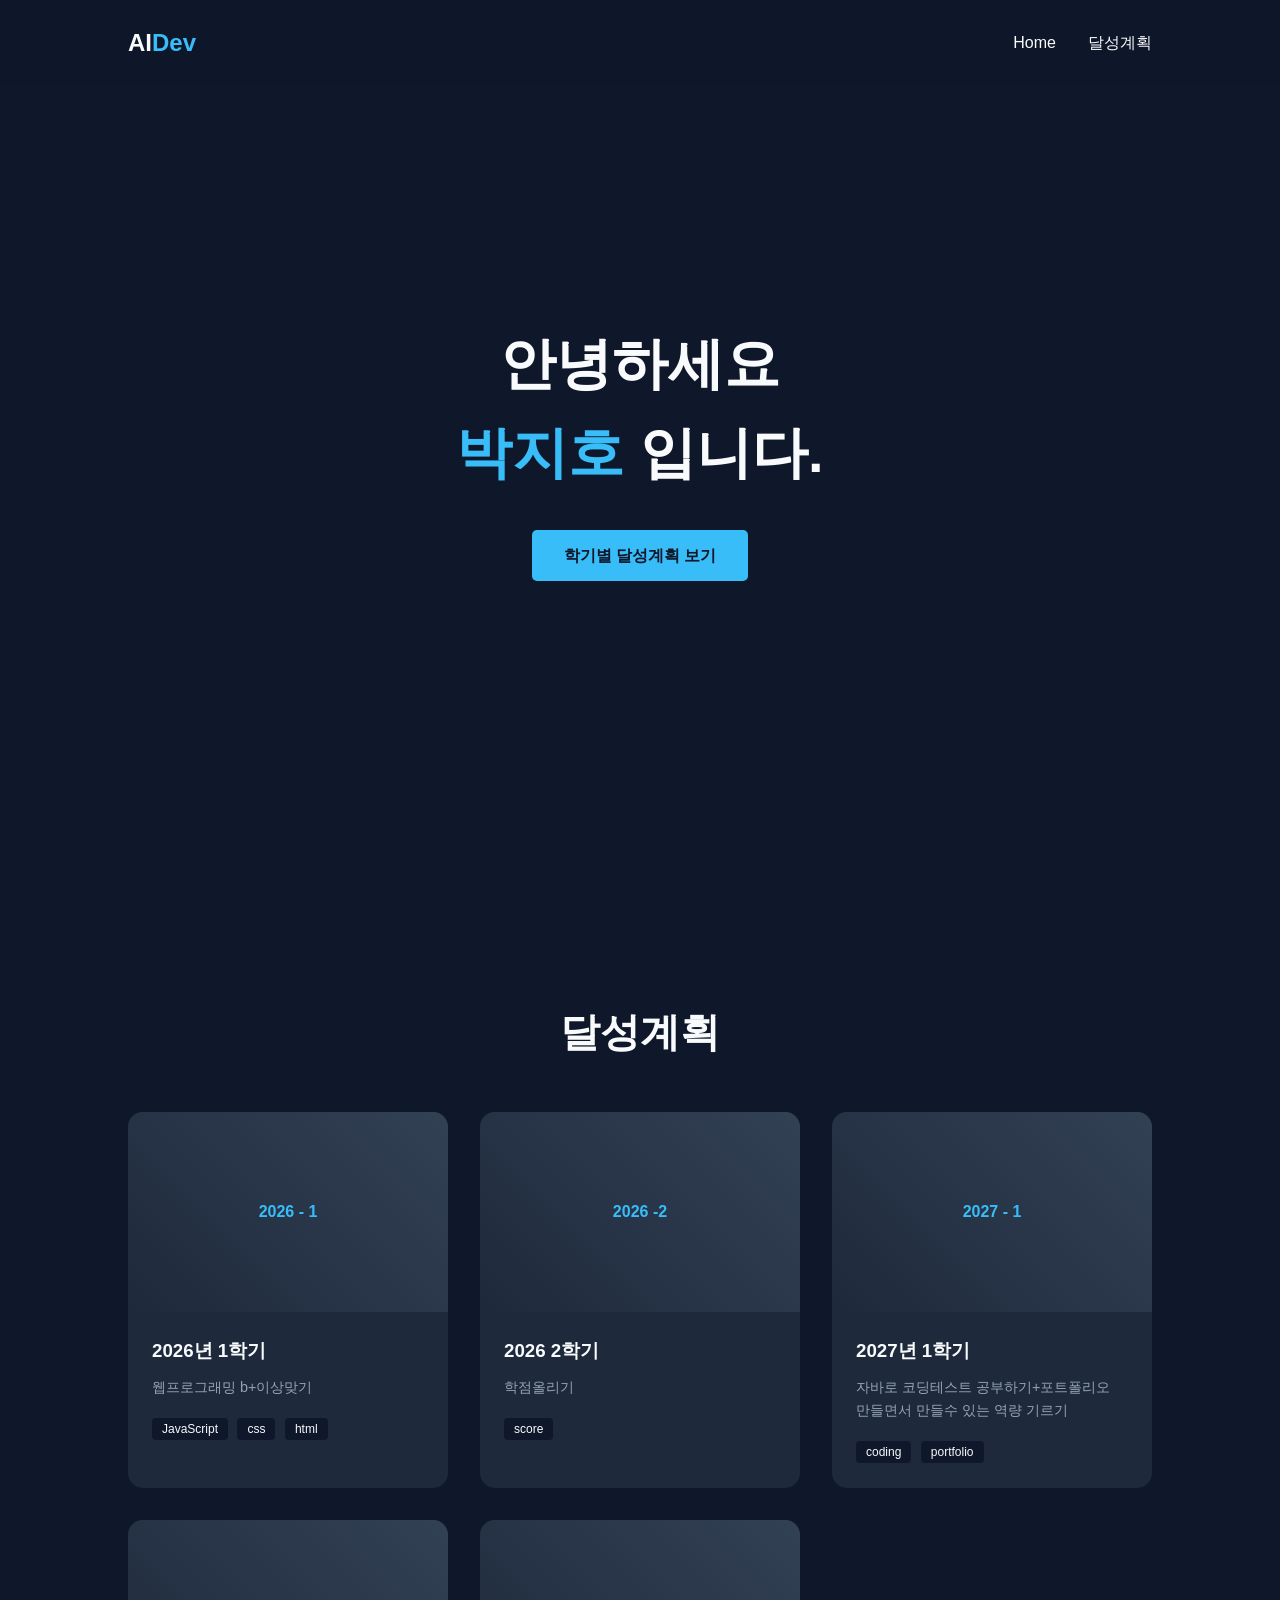
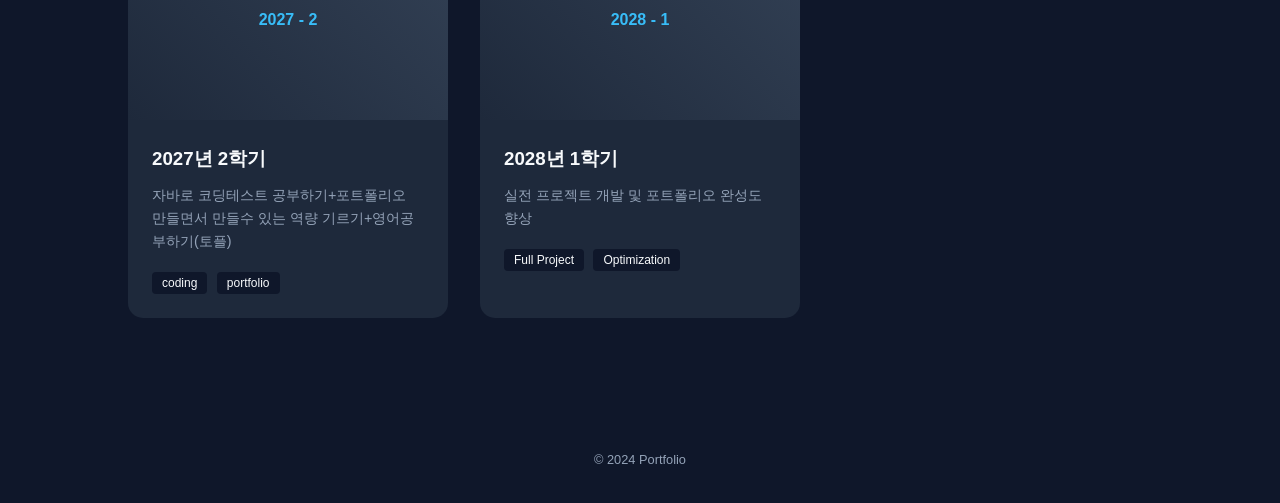
<file: index.html>
<!DOCTYPE html>
<html lang="ko">
<head>
    <meta charset="UTF-8">
    <meta name="viewport" content="width=device-width, initial-scale=1.0">
    <title>AI Web Developer | Portfolio</title>

    <link rel="stylesheet" href="webp12.css">
</head>

<body>

    <!-- Navigation -->
    <nav id="navbar">
        <div class="logo">AI<span>Dev</span></div>
        <ul class="nav-links">
            <li><a href="#home">Home</a></li>
            <li><a href="#projects">달성계획</a></li>
        </ul>
    </nav>

    <!-- HOME -->
    <section id="home" class="hero">
        <div class="hero-content">
            <h1 class="fade-in">
                안녕하세요 <br>
                <span>박지호</span> 입니다.
            </h1>
            </p>
            <a href="#projects" class="btn fade-in delay-2">
                학기별 달성계획 보기
            </a>
        </div>
    </section>

    <!-- 달성계획 -->
    <section id="projects" class="section">
        <h2 class="section-title">달성계획</h2>

        <div class="project-grid">

            <div class="card">
                <div class="card-img">2026 - 1</div>
                <div class="card-content">
                    <h3>2026년 1학기</h3>
                    <p>웹프로그래밍 b+이상맞기
                    </p>
                    <div class="tags">
                        <span>JavaScript</span>
                        <span>css</span>
                        <span>html</span>
                    </div>
                </div>
            </div>

            <div class="card">
                <div class="card-img">2026 -2</div>
                <div class="card-content">
                    <h3>2026 2학기 </h3>
                     <p>학점올리기
                    </p>
                    <div class="tags">
                        <span>score</span>
                    </div>
                </div>
            </div>
            <div class="card">
    <div class="card-img">2027 - 1</div>
    <div class="card-content">
        <h3>2027년 1학기</h3>
        <p>자바로 코딩테스트 공부하기+포트폴리오 만들면서 만들수 있는 역량 기르기</p>
        <div class="tags">
            <span>coding</span>
            <span>portfolio</span>
        </div>
    </div>
</div>

<div class="card">
    <div class="card-img">2027 - 2</div>
    <div class="card-content">
        <h3>2027년 2학기</h3>
        <p>자바로 코딩테스트 공부하기+포트폴리오 만들면서 만들수 있는 역량 기르기+영어공부하기(토플)</p>
        <div class="tags">
            <span>coding</span>
            <span>portfolio</span>
        </div>
    </div>
</div>

<div class="card">
    <div class="card-img">2028 - 1</div>
    <div class="card-content">
        <h3>2028년 1학기</h3>
        <p>실전 프로젝트 개발 및 포트폴리오 완성도 향상</p>
        <div class="tags">
            <span>Full Project</span>
            <span>Optimization</span>
        </div>
    </div>
</div>
        </div>
    </section>

    <footer>
        <p>&copy; 2024 Portfolio</p>
    </footer>

    <script src="webp12312.js"></script>

</body>
</html>
</file>
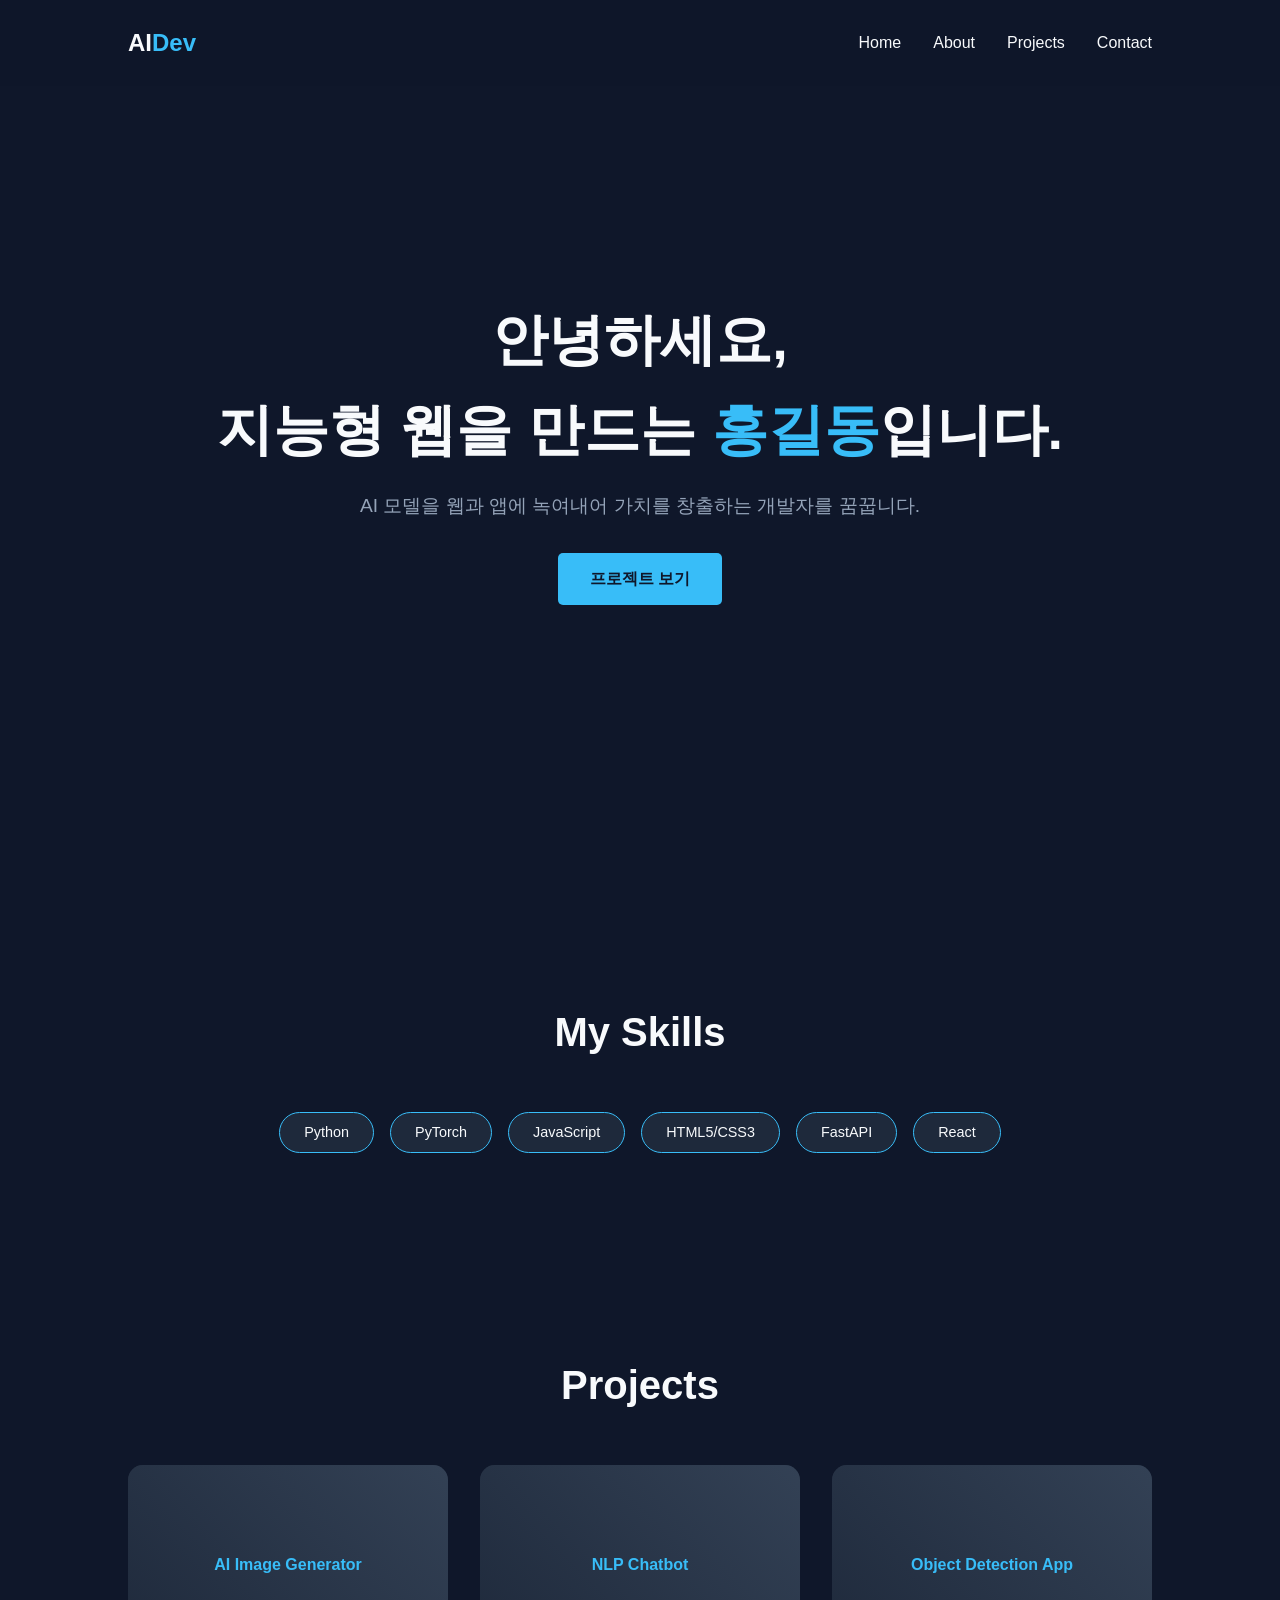
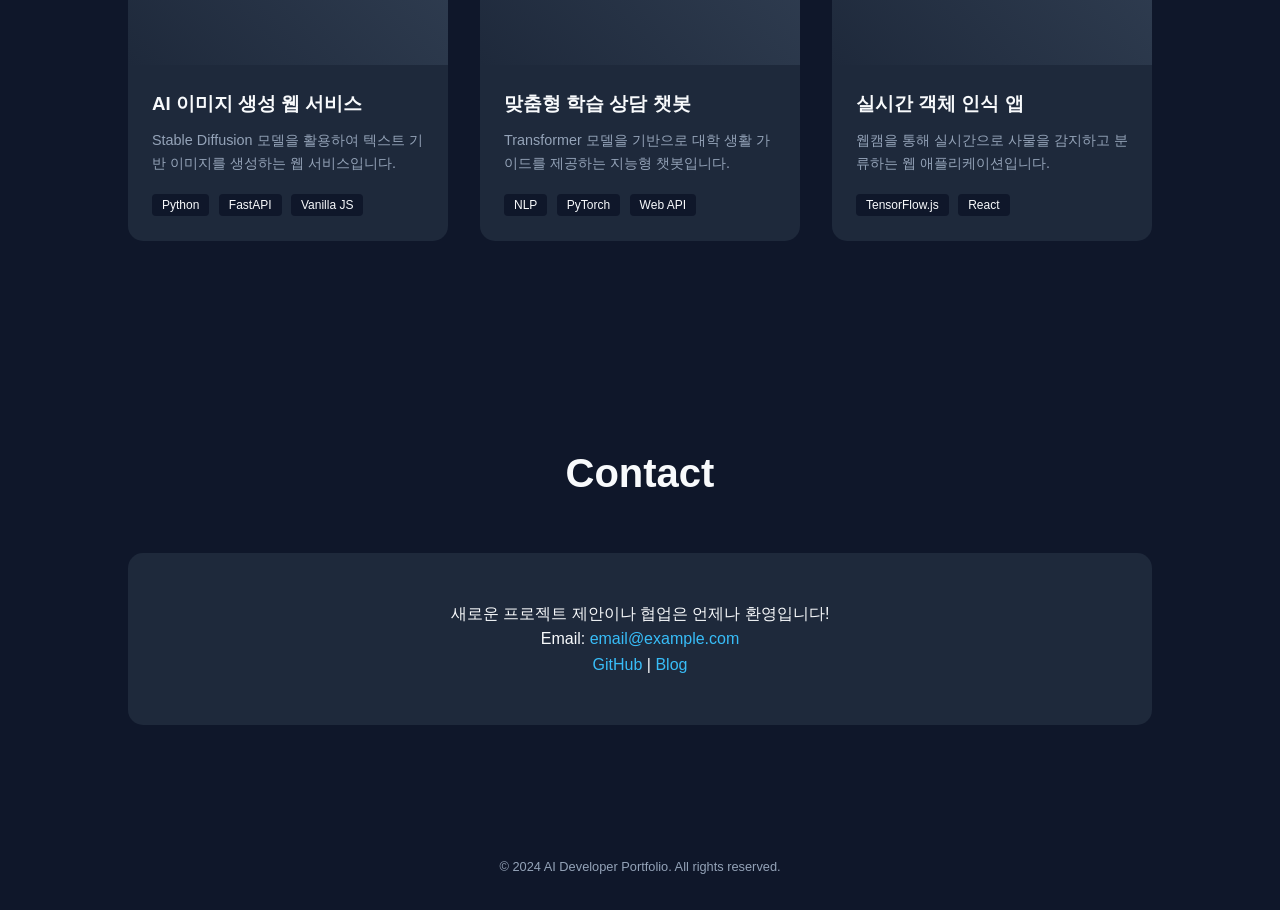
<file: programing.html>
<!DOCTYPE html>
<html lang="ko">
<head>
    <meta charset="UTF-8">
    <meta name="viewport" content="width=device-width, initial-scale=1.0">
    <title>AI Web Developer | Portfolio</title>
        <link rel="stylesheet" href="webp12.css">
</head>
<body>
    <!-- Navigation -->
    <nav id="navbar">
        <div class="logo">AI<span>Dev</span></div>
        <ul class="nav-links">
            <li><a href="#home">Home</a></li>
            <li><a href="#about">About</a></li>
            <li><a href="#projects">Projects</a></li>
            <li><a href="#contact">Contact</a></li>
        </ul>
    </nav>
    <!-- Hero Section -->
    <section id="home" class="hero">
        <div class="hero-content">
            <h1 class="fade-in">안녕하세요, <br>지능형 웹을 만드는 <span>홍길동</span>입니다.</h1>
            <p class="fade-in delay-1">AI 모델을 웹과 앱에 녹여내어 가치를 창출하는 개발자를 꿈꿉니다.</p>
            <a href="#projects" class="btn fade-in delay-2">프로젝트 보기</a>
        </div>
    </section>
    <!-- About/Skills Section -->
    <section id="about" class="section">
        <h2 class="section-title">My Skills</h2>
        <div class="skills-container">
            <div class="skill-tag">Python</div>
            <div class="skill-tag">PyTorch</div>
            <div class="skill-tag">JavaScript</div>
            <div class="skill-tag">HTML5/CSS3</div>
            <div class="skill-tag">FastAPI</div>
            <div class="skill-tag">React</div>
        </div>
    </section>
    <!-- Projects Section -->
    <section id="projects" class="section">
        <h2 class="section-title">Projects</h2>
        <div class="project-grid">
            <!-- Project Card 1 -->
            <div class="card">
                <div class="card-img">AI Image Generator</div>
                <div class="card-content">
                    <h3>AI 이미지 생성 웹 서비스</h3>
                    <p>Stable Diffusion 모델을 활용하여 텍스트 기반 이미지를 생성하는 웹 서비스입니다.</p>
                    <div class="tags"><span>Python</span> <span>FastAPI</span> <span>Vanilla JS</span></div>
                </div>
            </div>
            <!-- Project Card 2 -->
            <div class="card">
                <div class="card-img">NLP Chatbot</div>
                <div class="card-content">
                    <h3>맞춤형 학습 상담 챗봇</h3>
                    <p>Transformer 모델을 기반으로 대학 생활 가이드를 제공하는 지능형 챗봇입니다.</p>
                    <div class="tags"><span>NLP</span> <span>PyTorch</span> <span>Web API</span></div>
                </div>
            </div>
            <!-- Project Card 3 -->
            <div class="card">
                <div class="card-img">Object Detection App</div>
                <div class="card-content">
                    <h3>실시간 객체 인식 앱</h3>
                    <p>웹캠을 통해 실시간으로 사물을 감지하고 분류하는 웹 애플리케이션입니다.</p>
                    <div class="tags"><span>TensorFlow.js</span> <span>React</span></div>
                </div>
            </div>
        </div>
    </section>
    <!-- Contact Section -->
    <section id="contact" class="section">
        <h2 class="section-title">Contact</h2>
        <div class="contact-box">
            <p>새로운 프로젝트 제안이나 협업은 언제나 환영입니다!</p>
            <p>Email: <a href="mailto:email@example.com">email@example.com</a></p>
            <div class="social-links">
                <a href="#">GitHub</a> | <a href="#">Blog</a>
            </div>
        </div>
    </section>
    <footer>
        <p>&copy; 2024 AI Developer Portfolio. All rights reserved.</p>
    </footer>
        <script src="webp12312.js"></script>
</body>
</html>
</file>
<file: webp12.css>
:root {
    --bg-color: #0f172a;
    --card-bg: #1e293b;
    --text-color: #f8fafc;
    --accent-color: #38bdf8;
    --secondary-color: #94a3b8;
}

* {
    margin: 0;
    padding: 0;
    box-sizing: border-box;
}

body {
    font-family: 'Pretendard', -apple-system, sans-serif;
    background-color: var(--bg-color);
    color: var(--text-color);
    line-height: 1.6;
    scroll-behavior: smooth;
}

/* Navigation */
#navbar {
    position: fixed;
    top: 0;
    width: 100%;
    display: flex;
    justify-content: space-between;
    align-items: center;
    padding: 1.5rem 10%;
    background: rgba(15, 23, 42, 0.9);
    backdrop-filter: blur(10px);
    z-index: 1000;
}

.logo {
    font-size: 1.5rem;
    font-weight: bold;
}

.logo span { color: var(--accent-color); }

.nav-links {
    display: flex;
    list-style: none;
}

.nav-links li { margin-left: 2rem; }

.nav-links a {
    text-decoration: none;
    color: var(--text-color);
    font-weight: 500;
    transition: 0.3s;
}

.nav-links a:hover { color: var(--accent-color); }

/* Hero Section */
.hero {
    height: 100vh;
    display: flex;
    align-items: center;
    justify-content: center;
    text-align: center;
    padding: 0 10%;
}

.hero h1 {
    font-size: 3.5rem;
    margin-bottom: 1rem;
}

.hero h1 span { color: var(--accent-color); }

.hero p {
    font-size: 1.2rem;
    color: var(--secondary-color);
    margin-bottom: 2rem;
}

.btn {
    display: inline-block;
    padding: 0.8rem 2rem;
    background: var(--accent-color);
    color: var(--bg-color);
    text-decoration: none;
    border-radius: 5px;
    font-weight: bold;
    transition: 0.3s;
}

.btn:hover { transform: translateY(-3px); box-shadow: 0 10px 20px rgba(56, 189, 248, 0.3); }

/* Section Styles */
.section { padding: 100px 10%; }

.section-title {
    font-size: 2.5rem;
    margin-bottom: 3rem;
    text-align: center;
}

/* Skill Tags */
.skills-container {
    display: flex;
    flex-wrap: wrap;
    justify-content: center;
    gap: 1rem;
}

.skill-tag {
    padding: 0.5rem 1.5rem;
    background: var(--card-bg);
    border: 1px solid var(--accent-color);
    border-radius: 50px;
    font-size: 0.9rem;
}

/* Project Grid (Cards) */
.project-grid {
    display: grid;
    grid-template-columns: repeat(auto-fit, minmax(300px, 1fr));
    gap: 2rem;
}

.card {
    background: var(--card-bg);
    border-radius: 15px;
    overflow: hidden;
    transition: 0.3s;
    cursor: pointer;
}

.card:hover { transform: translateY(-10px); }

.card-img {
    height: 200px;
    background: linear-gradient(45deg, #1e293b, #334155);
    display: flex;
    align-items: center;
    justify-content: center;
    font-weight: bold;
    color: var(--accent-color);
}

.card-content { padding: 1.5rem; }

.card-content h3 { margin-bottom: 10px; }

.card-content p {
    font-size: 0.9rem;
    color: var(--secondary-color);
    margin-bottom: 1rem;
}

.tags span {
    font-size: 0.75rem;
    background: #0f172a;
    padding: 4px 10px;
    border-radius: 4px;
    margin-right: 5px;
}

/* Contact */
.contact-box {
    text-align: center;
    background: var(--card-bg);
    padding: 3rem;
    border-radius: 15px;
}

.contact-box a { color: var(--accent-color); text-decoration: none; }

footer {
    text-align: center;
    padding: 2rem;
    font-size: 0.8rem;
    color: var(--secondary-color);
}

/* Animations */
.fade-in { opacity: 0; transform: translateY(20px); transition: 1s ease-out forwards; }
.delay-1 { transition-delay: 0.3s; }
.delay-2 { transition-delay: 0.6s; }
.visible { opacity: 1; transform: translateY(0); }

/* Responsive */
@media (max-width: 768px) {
    .hero h1 { font-size: 2.5rem; }
    .nav-links { display: none; }
}
</file>
